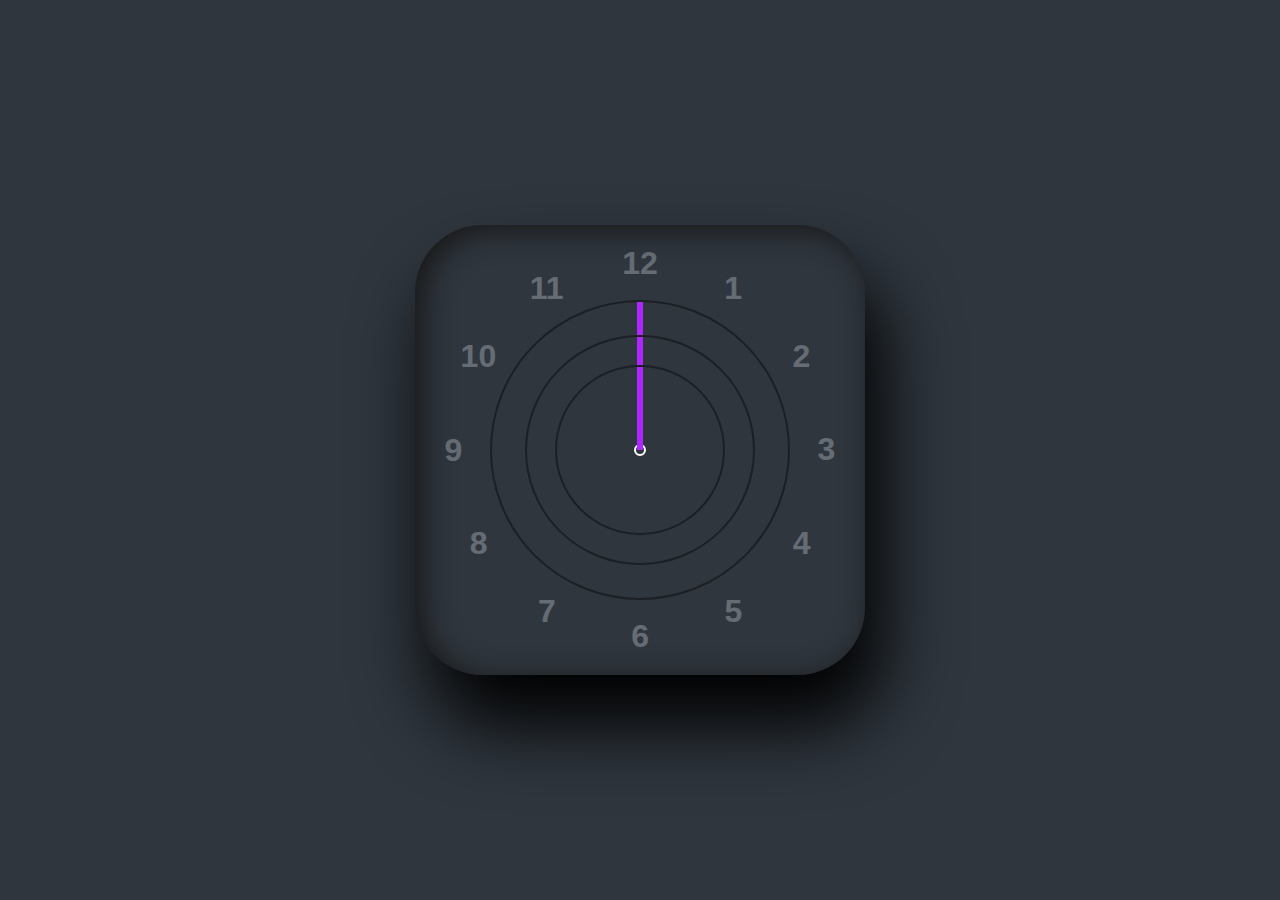
<file: basic_projects/analog_watch/index.html>
<!DOCTYPE html>
<html lang="en">
  <head>
    <meta charset="UTF-8" />
    <meta name="viewport" content="width=device-width, initial-scale=1.0" />
    <title>WATCH!</title>
    <link rel="stylesheet" href="style.css" />
  </head>
  <body>
    <div class="container">
      <div class="watch">
        <div class="circle"><i></i></div>
        <div class="circle circle2"><i></i></div>
        <div class="circle circle3"><i></i></div>

        
        <span style="--i: 1"><b>1</b></span>
        <span style="--i: 2"><b>2</b></span>
        <span style="--i: 3"><b>3</b></span>
        <span style="--i: 4"><b>4</b></span>
        <span style="--i: 5"><b>5</b></span>
        <span style="--i: 6"><b>6</b></span>
        <span style="--i: 7"><b>7</b></span>
        <span style="--i: 8"><b>8</b></span>
        <span style="--i: 9"><b>9</b></span>
        <span style="--i: 10"><b>10</b></span>
        <span style="--i: 11"><b>11</b></span>
        <span style="--i: 12"><b>12</b></span>
      </div>
    </div>
  </body>
</html>
</file>
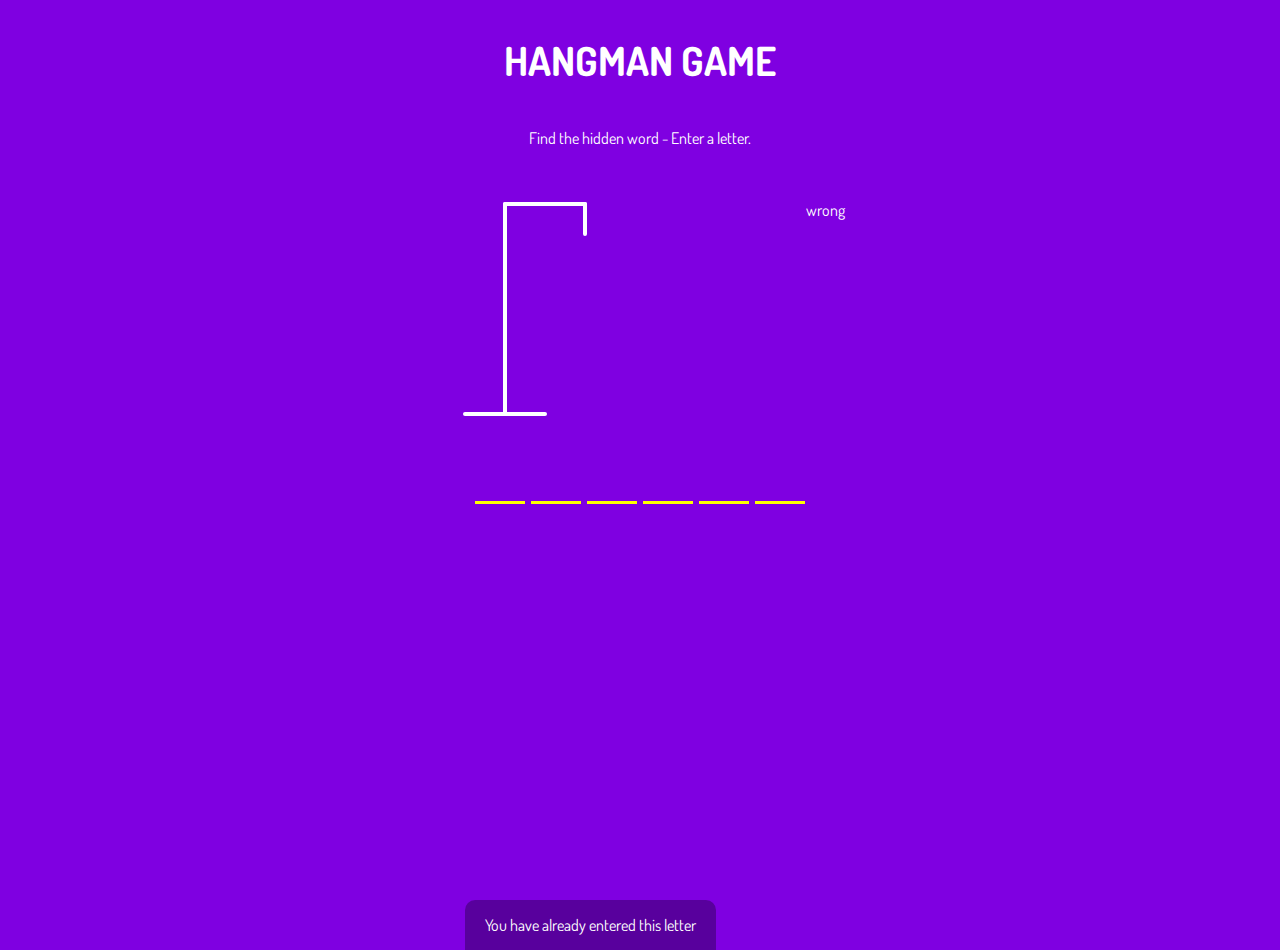
<file: basic_projects/hangman game/index.html>
<!DOCTYPE html>
<html lang="en">
<head>
    <meta charset="UTF-8">
    <meta name="viewport" content="width=device-width, initial-scale=1.0">
    
    <link rel="preconnect" href="https://fonts.googleapis.com">
    <link rel="preconnect" href="https://fonts.gstatic.com" crossorigin>
    <link href="https://fonts.googleapis.com/css2?family=Dosis&display=swap" rel="stylesheet">
    <link rel="stylesheet" href="game.css">

    <title>HANGMAN GAME</title>
   
</head>
<body>
    <h1>HANGMAN GAME</h1>
    <p>Find the hidden word - Enter a letter.</p>
    <div class="game-box">
       
        <svg height="250px" width="200px" class="stick-container">
            <line x1="60" y1="20" x2="140" y2="20"/> <!--x1,y1 defines starting point coordinates and x2,y2 define the ending point coordinates of line/stroke-->
            <line x1="140" y1="20" x2="140" y2="50"/> 
            <line x1="60" y1="20" x2="60" y2="230"/> 
            <line x1="20" y1="230" x2="100" y2="230"/> 
        
            <!--head-->
            <circle class="the_stick" cx="140" cy="75" r="25" />
            <!--body-->
            <line class="the_stick" x1="140" y1="100" x2="140" y2="180"/>
            <!--arms--> 
            <line class="the_stick" x1="140" y1="120" x2="100" y2="110"/>
            <line class="the_stick" x1="140" y1="120" x2="180" y2="110"/>
            <!--legs-->
            <line class="the_stick" x1="140" y1="180" x2="120" y2="200"/>
            <line class="the_stick" x1="140" y1="180" x2="160" y2="200"/>
        
        </svg>

        <div class="wrong-letters-container">

            <div id="wrong-letters">
                <p>wrong</p>
            </div>

        </div>

        <div class="guess-word" id="word">

            <div class="alphabet">  </div>
            <div class="alphabet">  </div>
            <div class="alphabet">  </div>
            <div class="alphabet">  </div>
            <div class="alphabet">  </div>  


        </div>
    <!--pop up final message conatiner --> 

    <div class="pop-up_container" id="pop-up-container">

        <div class="popup">
            <h2 id="final-message">
                YOU HAVE WON!
            </h2>

            <button class="play-button" id="playagain">
                Play again!
            </button>

        </div>
    </div>
        
           
    
    </div>
     <!--message-->
     <div class="message-container show" id="message-here" show>
        <p>You have already entered this letter</p>
    </div>
        <script src="logic.js"></script>

</body>
</html>
</file>
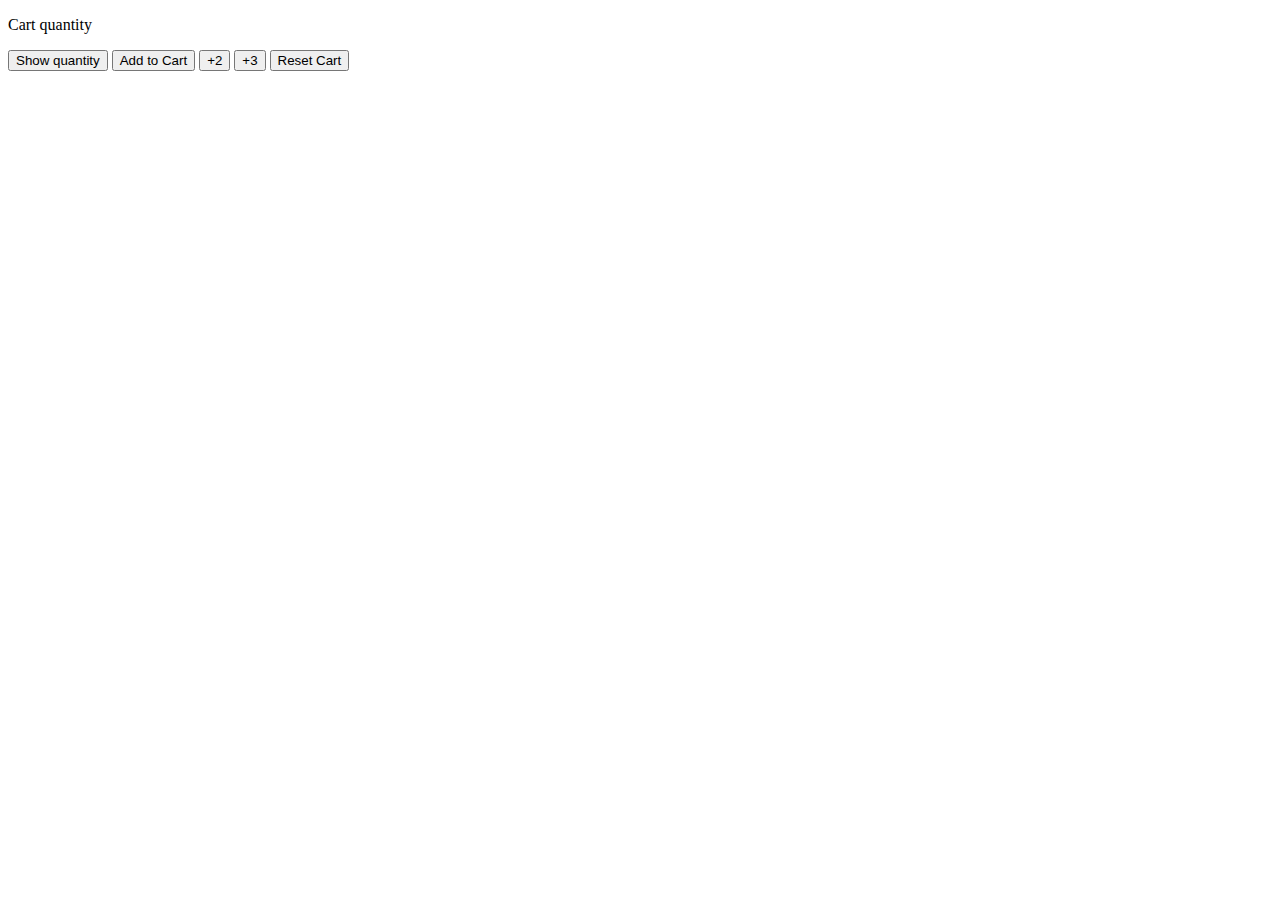
<file: basic_projects/cart_quantity.html>
<!DOCTYPE html>
<html lang="en">
<head> 
    <title>VARIABLE CART</title>
    <style>
        button{
            cursor: pointer;
        }
    </style>
</head>
<body>

    <p>Cart quantity</p>
    <!--onclick is attribute associated with the mouse clicking on that button
    ALSO we can write some javascript code inside the double quotes-->

        <button  onclick="console.log(`Cart Quantity: ${cartQ}`); ">
        Show quantity
        </button>
        
        <button onclick="cartQ++;
        console.log(`Cart Quantity: ${cartQ}`);">Add to Cart
        
        </button>
       
       
        <button onclick="cartQ+=2;
        console.log(`Cart Quantity: ${cartQ}`);">
        +2
        </button>

        <button  onclick="cartQ+=3;
        console.log(`Cart Quantity: ${cartQ}`);">
            +3
        </button>

        <button  onclick="cartQ=0;
        console.log(`Cart was Reset.`);
        console.log(`Cart Quantity: ${cartQ}`);">
            Reset Cart
        </button>
        



        <script>
            let cartQ =0;//the naming convention in javascript follows camel case that is first alphabet of first word small and capital for following word
            //for example let cartQuantity c is small whereas Q is captial
           
        </script>
    
</body>
</html>
</file>
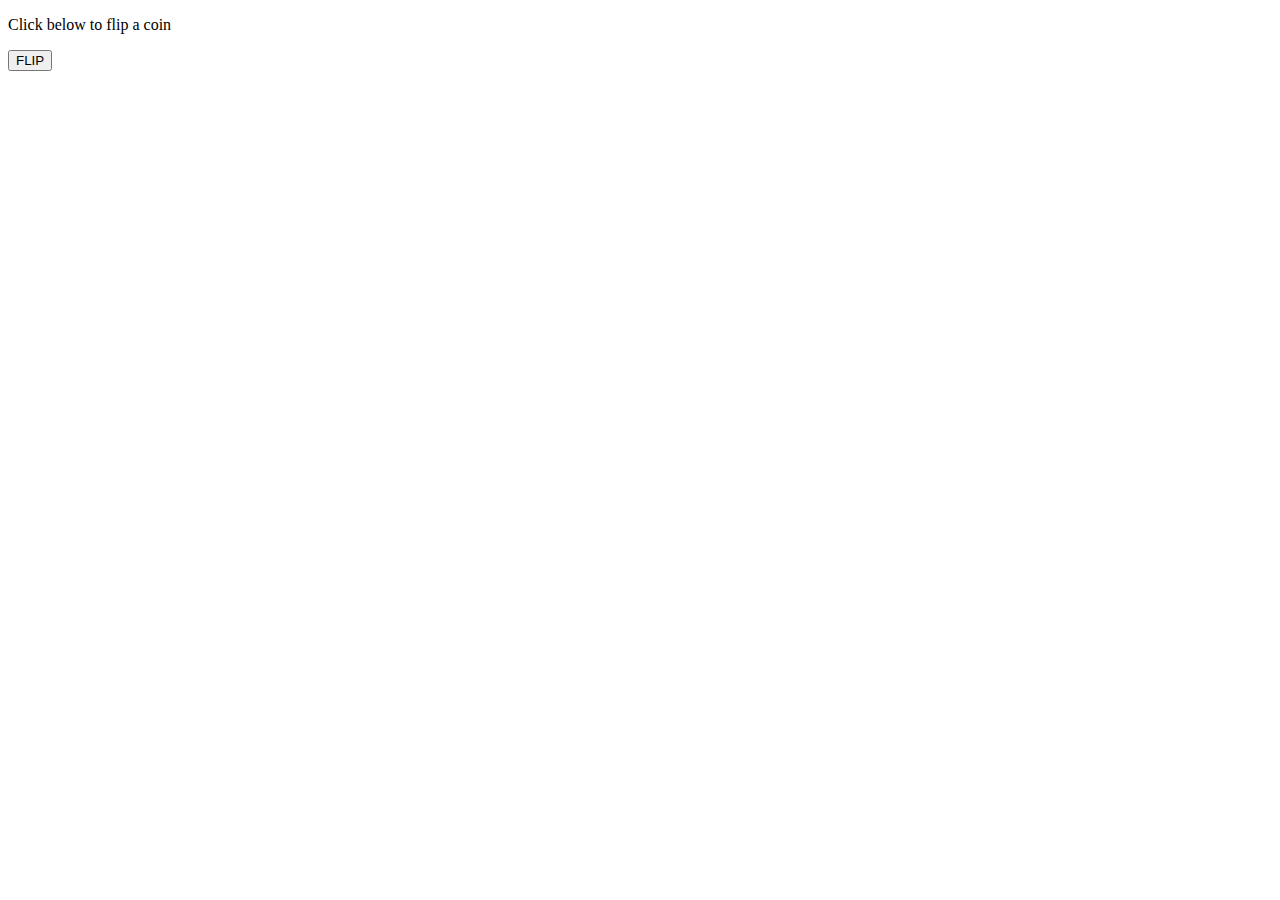
<file: basic_projects/coin_flip.html>
<!DOCTYPE html>
<html lang="en">
<head>
    <meta charset="UTF-8">
    <meta name="viewport" content="width=device-width, initial-scale=1.0">
    <title>coin flip</title>
</head>
<body>

    <P>Click below to flip a coin</P>

    <button onclick="
    const result=Math.random();
    if(result>=0 && result<=0.5)
    {
        alert(`IT'S Heads`);
    }
    else
    {
        alert(`IT'S  tails`);
    }">


    FLIP</button>

</body>
</html>
</file>
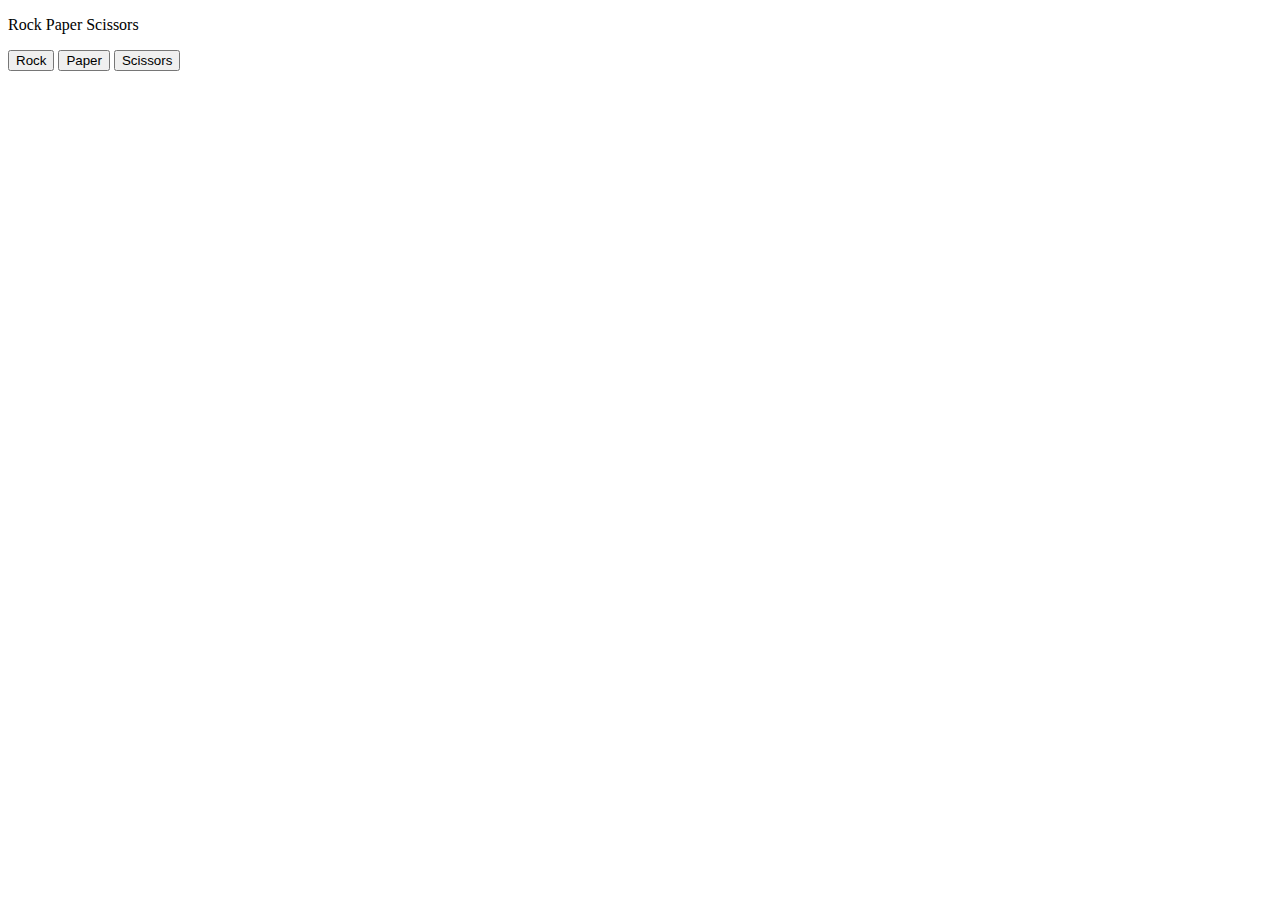
<file: basic_projects/improved_rockpaper.html>
<!DOCTYPE html>
<html>
  <head>
    <title>Rock Paper Scissors</title>
  </head>
  <body>
    <p>Rock Paper Scissors</p>
    <button onclick="
      playGame('rock');
    ">Rock</button>

    <button onclick="
      playGame('paper');
    ">Paper</button>

    <button onclick="
      playGame('scissors');
    ">Scissors</button>

    <script>
      function playGame(playerMove) {
        const computerMove = pickComputerMove();

        let result = '';

        if (playerMove === 'scissors') {
          if (computerMove === 'rock') {
            result = 'You lose.';
          } else if (computerMove === 'paper') {
            result = 'You win.';
          } else if (computerMove === 'scissors') {
            result = 'Tie.';
          }

        } else if (playerMove === 'paper') {
          if (computerMove === 'rock') {
            result = 'You win.';
          } else if (computerMove === 'paper') {
            result = 'Tie.';
          } else if (computerMove === 'scissors') {
            result = 'You lose.';
          }
          
        } else if (playerMove === 'rock') {
          if (computerMove === 'rock') {
            result = 'Tie.';
          } else if (computerMove === 'paper') {
            result = 'You lose.';
          } else if (computerMove === 'scissors') {
            result = 'You win.';
          }
        }

        alert(`You picked ${playerMove}. Computer picked ${computerMove}. ${result}`);
      }

      function pickComputerMove() {
        const randomNumber = Math.random();

        let computerMove = '';

        if (randomNumber >= 0 && randomNumber < 1 / 3) {
          computerMove = 'rock';
        } else if (randomNumber >= 1 / 3 && randomNumber < 2 / 3) {
          computerMove = 'paper';
        } else if (randomNumber >= 2 / 3 && randomNumber < 1) {
          computerMove = 'scissors';
        }

        return computerMove;
      }
    </script>
  </body>
</html>
</file>
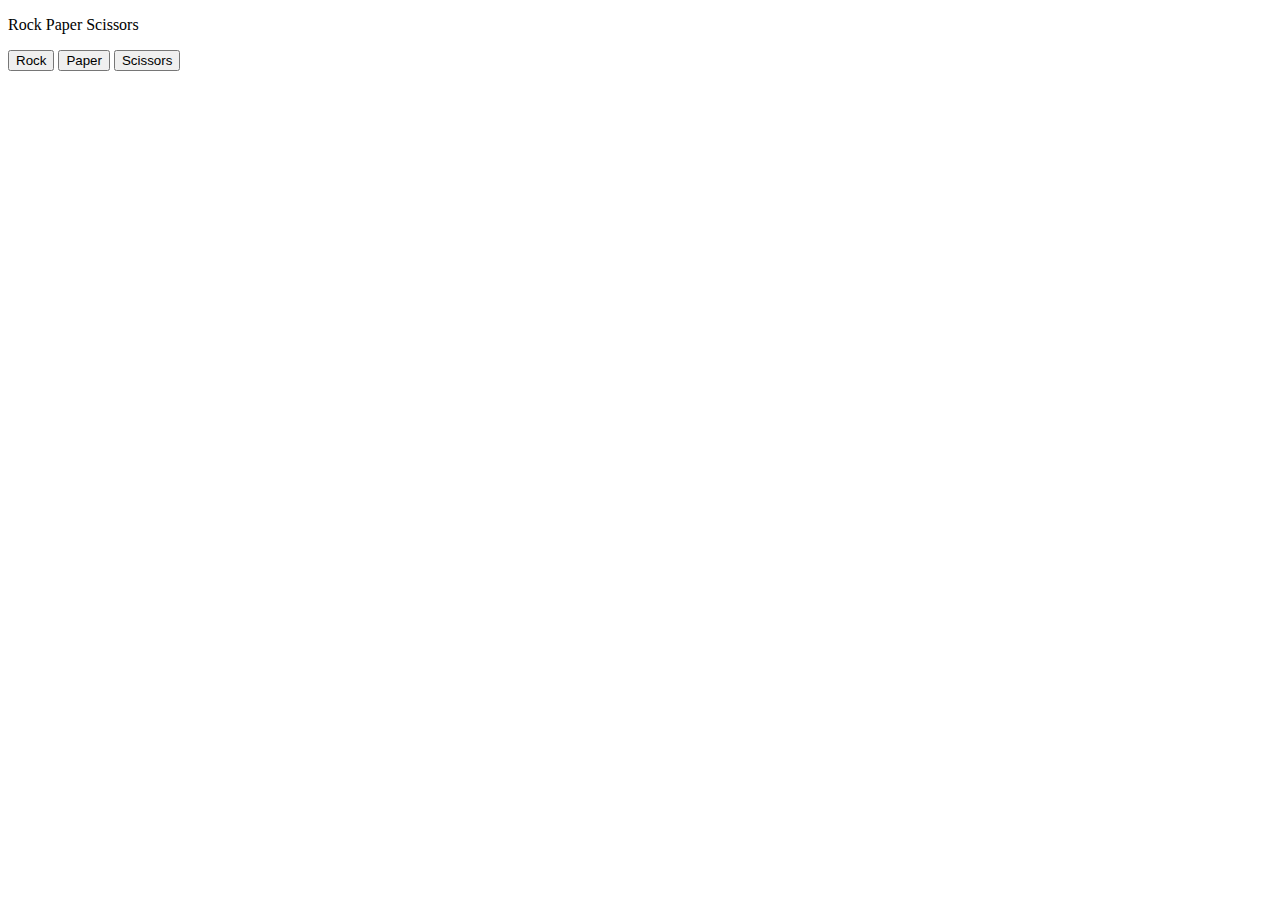
<file: basic_projects/rock_paper.html>
<!DOCTYPE html>
<html lang="en">
<head>
    <title>ROCK PAPER GAME</title>
</head>
<body>
    <p>Rock Paper Scissors</p>
    
    <button onclick="
    const random_number=Math.random();
   //0 is for rock 1 is for paper anything between is for scissors as Math.random gives random value between 0-1. 
    if(random_number>= 0 && random_number< (1/3))
    {
        alert(`You picked rock.Computer picked rock.it's a tie`);
    }
    else if(random_number>=(1/3) && random_number<(2/3))
    {
        alert(`You picked rock.Computer picked Paper.You loss `);
    }
    else if(random_number>=(2/3) && random_number<=1)
        alert(`You picked rock.Computer picked scissors.You win`);
    ">
    Rock
    </button>
    
    
    <button onclick="
    random_number=Math.random();
   
    if(random_number>= 0 && random_number< (1/3))//rock
    {
        alert(`You picked paper.Computer picked rock.You win `);
    }
    else if(random_number>=(1/3) && random_number<(2/3))//paper
    {
        alert(`You picked paper.Computer picked paper.it's a tie`);
    }
    else if(random_number>=(2/3) && random_number<=1)//scissors
        alert(`You picked paper.Computer picked scissors.You lose`);
    ">Paper</button>
    
    
    <button onclick="
    random_number=Math.random();
   
    if(random_number>= 0 && random_number< (1/3))//rock
    {
        alert(`You picked scissors.Computer picked rock .You lose`);
    }
    else if(random_number>=(1/3) && random_number<(2/3))//paper
    {
        alert(`You picked scissors.Computer picked paper .You win`);
    }
    else if(random_number>=(2/3) && random_number<=1)//scissors
        alert(`You picked scissors.Computer picked scissors .it's a tie`);
    ">Scissors</button>

    
</body>
</html>
<!--buttons are inline block elements whereas paragraph is block element-->
</file>
<file: basic_projects/analog_watch/style.css>
*{
    margin: 0;
    padding: 0;
    box-sizing: border-box;
   
    font-family: 'Pop Warner','Trebuchet MS', 'Lucida Sans Unicode', 'Lucida Grande', 'Lucida Sans', Arial, sans-serif;
}
body{
    display: flex;
    justify-content: center;
    align-items: center;
    min-height: 100vh;
    background-color: #2f363e;
}
.container{
    position: relative;
    background-color: #2f363e;
    min-height: 500px;
    display: flex;
    justify-content: center;
    align-items: center;
}
.watch{
    position: relative;
    width: 450px;
    height: 450px;
    background-color: #2f363e;
    border-radius: 15%;
    box-shadow: 16px 50px 75px rgba(0,0,0),
    inset 8px 5px 30px rgb(24, 23, 23);
    display: flex;
    justify-content: center;
    align-items: center;
}
.watch::before{
    content: '';
    position:absolute;
    width: 8px;
    height: 8px;
    background-color: #2f363e;
    border: 2px solid white ;
 
    border-radius: 50%;
}
.watch span{
    position: absolute;
    inset: 20px;
    color: aliceblue;
    text-align: center;
  
    transform: rotate(calc(30deg * var(--i)));
}
.watch span b{
    font-size: 2em;
    opacity: 0.28;
    display: inline-block;
    transform: rotate(calc(-30deg * var(--i)));
    font: 600;
}
 .circle{
    position: absolute;
    height: 300px;
    width: 300px;
    border:2px solid #1c2024;
    border-radius: 50%;
    display: flex;
    justify-content: center;
    align-items: flex-start;
}
.circle i{
    position: absolute;
    width: 6px;
    height: 50%;
    background-color: #B026FF;
}
.circle2{
    height: 230px;
    width: 230px;
}
.circle3{
    height: 170px;
    width: 170px;
}
</file>
<file: basic_projects/hangman game/game.css>
*{
    box-sizing: border-box;
 }
 body{
    background-color:rgb(127, 0, 225) ;
    color: white;
    font-family: "Dosis",sans-serif;
    display: flex;
    flex-direction: column;
    align-items: center;
    overflow: hidden;
 }
 h1{
    font-size: 40px;
 }
 .game-box{
    padding: 20px 30px;
    position: relative;
    margin: auto;
    height: 350px;
    width: 450px;
 }
 .stick-container{
    fill: transparent;
    stroke: white;
    stroke-width: 4px;
    stroke-linecap: round;
    height: 250px;
    width: 200px;
 }
 .wrong-letters-container{
   position: absolute;
   top: 20px;
   right: 20px;
   display: flex;
   flex-direction: column;
   text-align: right;
 }

 .guess-word{
    display: flex;
    
 }

 .the_stick{
    display: none;
 }
 .guess-word{
    display: flex;
    position: absolute;
    bottom: 10px;
    left: 50%;
    transform: translateX(-50%);
 }
 .alphabet{
    border-bottom: 3px solid yellow;
    display: inline-flex;
    font-size: 30px;
    align-items: center;
    justify-content: center;
    margin: 0px 3px;
    height: 50px;
    width: 50px;
 }
 .pop-up_container{
    background-color: rgba(0, 0, 0, 0.3);
    position: fixed;
    display: flex;
    top: 0;
    bottom: 0;
    right: 0;
    left: 0;
    justify-content: center;
    align-items: center;
    display: none;
   
 }

 .popup{
    background-color:aqua ;
    color: rgb(127, 0, 225);
    text-align: center;
    border-radius: 2px;
    padding-bottom: 50px;
    padding-top: 50px;
    padding-left: 50px;
    padding-right: 50px;
 }
 .popup button{
    
    background-color:rgba(127, 0, 225);
    color: aqua;
    font-weight: bold;
    border: none;
    padding: 10px;

    margin-bottom: 5px;
    border-radius: 3px;
    cursor: pointer;

 }
 .popup button:not(hover){
    transition: 0.3s;
 }
 .popup button:hover{
    box-shadow: 10px 6px 20 px rgb(0, 0, 0);
    transition: 0.3s;
 }
 .popup button:active{
    transform: scale(0.96);
 }

 .message-container{
    background-color: rgba(0, 0, 0, 0.3);
    border-radius: 10px 10px 0 0;
    padding: 15px 20px;
    position: absolute;
    bottom: -50px;
    transition: transform 0.3s ease-in-out;
}
.message-container p{
    margin: 0 ;
}
.message-container.show {
    transform: translate(-50px);
}
</file>
